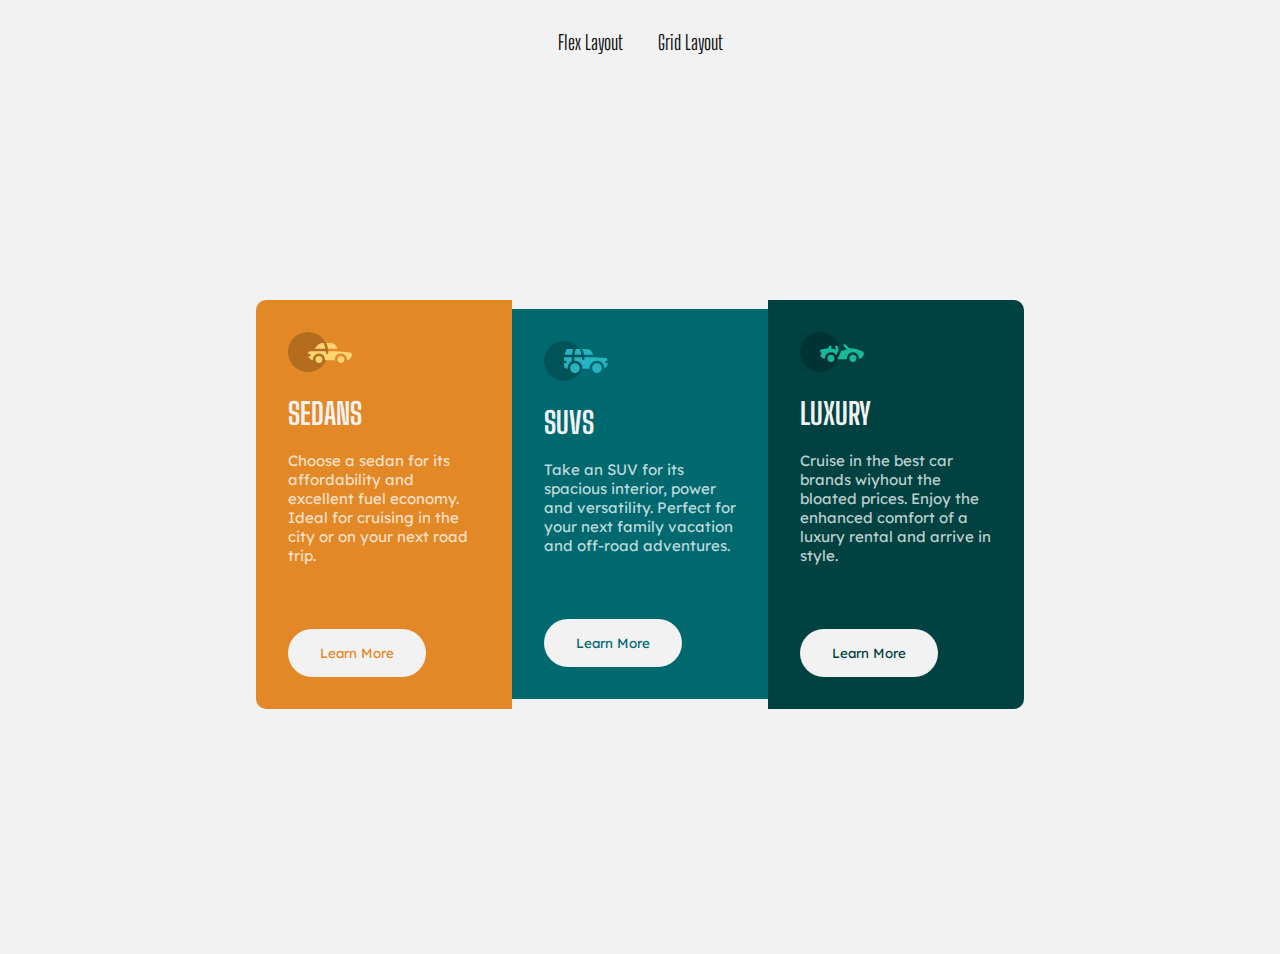
<file: index.html>
<!DOCTYPE html>
<html lang="en">
  <head>
    <meta charset="UTF-8" />
    <meta http-equiv="X-UA-Compatible" content="IE=edge" />
    <meta name="viewport" content="width=device-width, initial-scale=1.0" />
    <link rel="preconnect" href="https://fonts.googleapis.com" />
    <link rel="preconnect" href="https://fonts.gstatic.com" crossorigin />
    <link
      href="https://fonts.googleapis.com/css2?family=Lexend+Deca&family=Poppins:wght@500&display=swap"
      rel="stylesheet"
    />
<link href="https://fonts.googleapis.com/css2?family=Big+Shoulders+Display:wght@700&family=Lexend+Deca&family=Poppins:wght@500&display=swap" rel="stylesheet">
    <link rel="stylesheet" href="style.css" />
    <title>Flex Box</title>
  </head>
  <body>
    <header>
      <a href="index.html">Flex Layout</a>
      <a href="grid.html">Grid Layout</a>
    </header>
    <main>
      <div class="fclass">
        <img src="images/icon-sedans.svg">
        <h1>SEDANS</h1>
        <p>Choose a sedan for its affordability and excellent fuel economy. Ideal for cruising in the city or on your next road trip.</p>
        <a href="#"><button>Learn More</button></a>
      </div>
      <div class="sclass">
        <img src="images/icon-suvs.svg">
        <h1>SUVS</h1>
        <p>Take an SUV for its spacious interior, power and versatility. Perfect for your next family vacation and off-road adventures.</p>
        <a href="#"><button>Learn More</button></a>
      </div>
      <div class="tclass">
        <img src="images/icon-luxury.svg">
        <h1>LUXURY</h1>
        <p>Cruise in the best car brands wiyhout the bloated prices. Enjoy the enhanced comfort of a luxury rental and arrive in style.</p>
        <a href="#"><button>Learn More</button></a>
      </div>
    </main>
  </body>
</html>
</file>
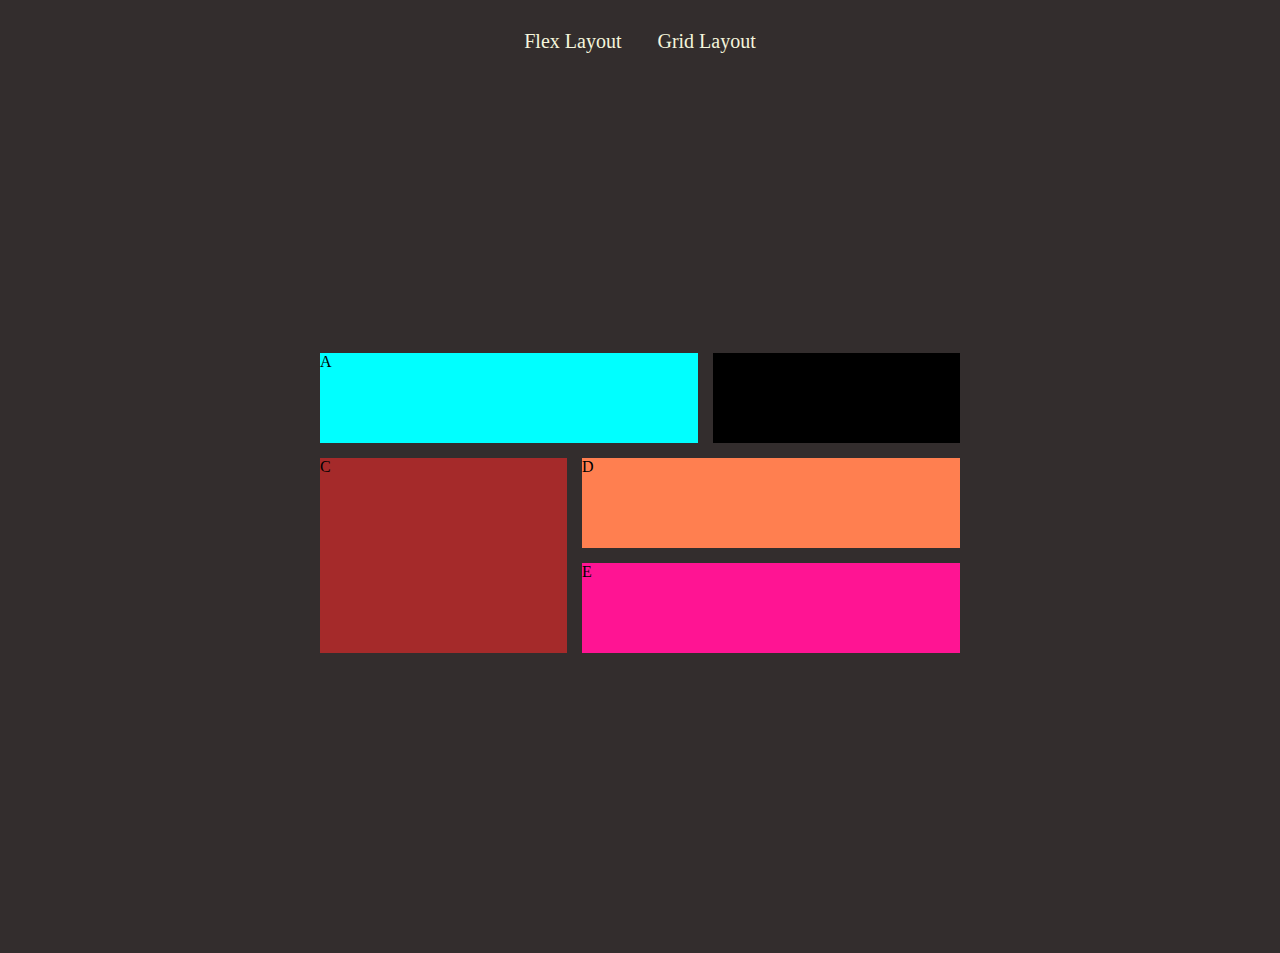
<file: grid.html>
<!DOCTYPE html>
<html lang="en">
  <head>
    <meta charset="UTF-8" />
    <meta http-equiv="X-UA-Compatible" content="IE=edge" />
    <meta name="viewport" content="width=device-width, initial-scale=1.0" />
    <link rel="stylesheet" href="grid.css" />
    <title>Grid Layout</title>
  </head>
  <body>
    <header>
      <a href="index.html">Flex Layout</a>
      <a href="grid.html">Grid Layout</a>
    </header>
    <main>
      <div class="grid-items">
        <div class="a">A</div>
        <div class="b">B</div>
        <div class="c">C</div>
        <div class="d">D</div>
        <div class="e">E</div>
      </div>
    </main>
  </body>
</html>
</file>
<file: style.css>
* {
  padding: 0;
  margin: 0;
  box-sizing: border-box;
}
body {
  background-color: hsl(0, 0%, 95%);
  width: 100%;
  height: 100%;
  font-size: 15px;
  font-family: "Big Shoulders Display", cursive;
}
header {
  width: 50%;
  margin: auto;
  text-align: center;
  padding: 30px 0 0 0;
}
header a {
  text-decoration: none;
  color: rgb(12, 12, 11);
  font-size: 20px;
  padding: 1rem;
}
main {
  width: 60%;
  height: 100vh;
  margin: auto;
  display: flex;
  justify-content: center;
  align-items: center;
}
.fclass,
.sclass,
.tclass {
  padding: 2rem;
}
main h1 {
  padding: 20px 0;
  color: hsl(0, 0%, 95%);
}
main p {
  font-family: "Lexend Deca", sans-serif;
  margin: 0 0 2rem 0;
  color: hsla(0, 0%, 100%, 0.75);
}
main button {
  margin-top: 2rem;
  padding: 1rem 2rem;
  background-color: hsl(0, 0%, 95%);
  border: none;
  border-radius: 25px;
  font-family: "Lexend Deca", sans-serif;
}

main button:hover{
    background-color: transparent;
    color: #fff;
    border: 1px solid #fff;
    cursor: pointer;
}
.fclass {
  background-color: hsl(31, 77%, 52%);
  border-top-left-radius: 10px;
  border-bottom-left-radius: 10px;
  width: 100%;
}
.fclass button {
  color: hsl(31, 77%, 52%);
}
.sclass {
  background-color: hsl(184, 100%, 22%);
  width: 100%;
}
.sclass button {
  color: hsl(184, 100%, 22%);
}
.tclass {
  background-color: hsl(179, 100%, 13%);
  border-top-right-radius: 10px;
  border-bottom-right-radius: 10px;
  width: 100%;
}
.tclass button {
  color: hsl(179, 100%, 13%);
}

@media (max-width: 375px) {
  header {
    width: 80%;
  }
  main {
    width: 80%;
    height: 100%;
    margin: auto;
    display: flex;
    flex-direction: column;
  }
  .fclass,
  .sclass,
  .tclass {
    border-radius: 10px;
    margin: 1rem 0;
  }
}
</file>
<file: grid.css>
*{
    padding: 0;
    margin:0;
    box-sizing: border-box;
}
body{
    width: 100%;
    height: 100%;
    background-color: rgb(51, 45, 45);
}
main{
    height: 100vh;
    display: flex;
    align-items: center;

}
header{
    width: 80%;
    margin: auto;
    text-align: center;
    padding: 30px 0 0 0;
}
header a{
    text-decoration: none;
    color: beige;
    font-size: 20px;
    padding: 1rem;
}
.grid-items{
    width: 50%;
    height: 300px;
    margin: auto;
    display: grid;
    grid-template-areas: 
    "a a a b b"
    "c c d d d"
    "c c e e e";
    gap: 15px;
}
.a{
    grid-area: a;
    background-color: aqua;
}
.b{
    grid-area: b;
    background-color: black;
}
.c{
    grid-area: c;
    background-color: brown;
}
.d{
    grid-area: d;
    background-color: coral;
}
.e{
    grid-area: e;
    background-color: deeppink;
}
</file>
